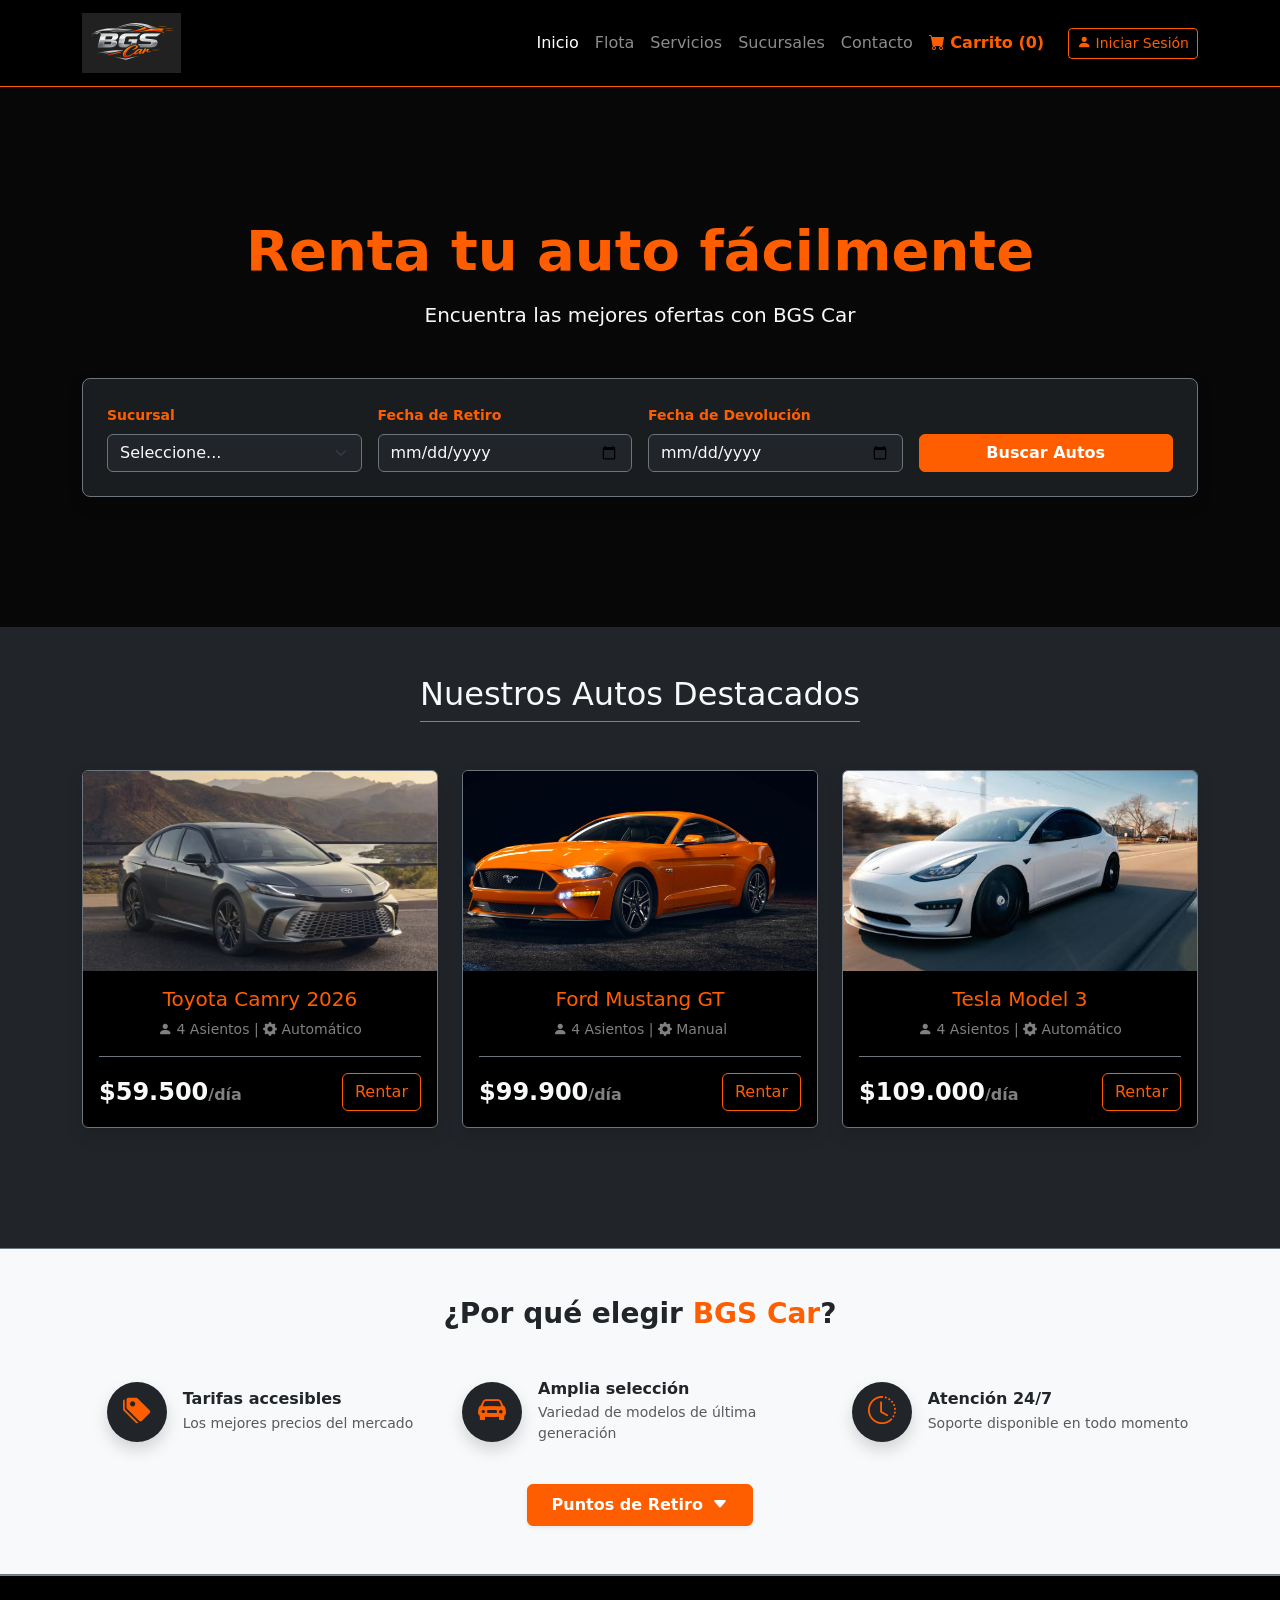
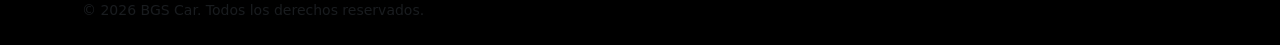
<file: index.html>
<!DOCTYPE html>
<html lang="es">
<head>
    <meta charset="UTF-8">
    <meta name="viewport" content="width=device-width, initial-scale=1.0">
    <title>BGS Car - Renta tu auto fácilmente</title>
    
    <link href="https://cdn.jsdelivr.net/npm/bootstrap@5.3.3/dist/css/bootstrap.min.css" rel="stylesheet">
    <link rel="stylesheet" href="https://cdn.jsdelivr.net/npm/bootstrap-icons@1.11.3/font/bootstrap-icons.min.css">
    <link rel="stylesheet" href="css/style.css">
</head>

<body class="bg-dark text-light"> 

    <nav class="navbar navbar-expand-lg navbar-dark bg-black border-bottom border-bgs">
        <div class="container">
            <a class="navbar-brand" href="index.html">
                <img src="assets/img/bgscar.png" alt="Logo BGS Car" class="logo-bgs">
            </a>
            <button class="navbar-toggler" type="button" data-bs-toggle="collapse" data-bs-target="#navbarNav">
                <span class="navbar-toggler-icon"></span>
            </button>
            
            <div class="collapse navbar-collapse" id="navbarNav">
                <ul class="navbar-nav ms-auto align-items-center">
                    <li class="nav-item"><a class="nav-link active" href="index.html">Inicio</a></li>
                    <li class="nav-item"><a class="nav-link" href="flota.html">Flota</a></li>
                    <li class="nav-item"><a class="nav-link" href="servicios.html">Servicios</a></li>
                    <li class="nav-item"><a class="nav-link" href="sucursales.html">Sucursales</a></li>
                    <li class="nav-item"><a class="nav-link" href="contacto.html">Contacto</a></li>
                    <li class="nav-item align-self-center">
                        <a class="nav-link text-bgs fw-bold" href="carrito.html">
                            <i class="bi bi-cart-fill"></i> Carrito (<span id="contador-carrito">0</span>)
                        </a>
                    </li>
                    <li class="nav-item ms-3">
                        <a id="enlace-login" href="login.html" class="btn btn-outline-bgs btn-sm">
                            <i class="bi bi-person-fill"></i> Iniciar Sesión
                        </a>
                    </li>
                </ul>
            </div>
        </div>
    </nav>
    
    <main>
        <section class="hero-section text-center py-5 d-flex flex-column justify-content-center align-items-center" style="min-height: 60vh; background: linear-gradient(rgba(0,0,0,0.8), rgba(0,0,0,0.8)), url('https://images.unsplash.com/photo-1449965408869-eaa3f722e40d?q=80&w=2000') center/cover;">
            <h1 class="display-4 fw-bold text-bgs mb-3">Renta tu auto fácilmente</h1>
            <p class="lead mb-5">Encuentra las mejores ofertas con BGS Car</p>

            <div class="container">
                <form id="busqueda-form" class="bg-dark bg-opacity-75 p-4 rounded-3 border border-secondary shadow">
                    <div class="row g-3 align-items-end justify-content-center">
                        <div class="col-md-3 text-start">
                            <label for="sucursal" class="form-label text-bgs small fw-bold">Sucursal</label>
                            <select class="form-select bg-dark text-light border-secondary" id="sucursal" required>
                                <option value="">Seleccione...</option>
                                <option value="santiago">Santiago</option>
                                <option value="valparaiso">Valparaíso</option>
                                <option value="concepcion">Concepción</option>
                            </select>
                        </div>
                        <div class="col-md-3 text-start">
                            <label for="fecha-retiro" class="form-label text-bgs small fw-bold">Fecha de Retiro</label>
                            <input type="date" class="form-control bg-dark text-light border-secondary" id="fecha-retiro" required>
                        </div>
                        <div class="col-md-3 text-start">
                            <label for="fecha-devolucion" class="form-label text-bgs small fw-bold">Fecha de Devolución</label>
                            <input type="date" class="form-control bg-dark text-light border-secondary" id="fecha-devolucion" required>
                        </div>
                        <div class="col-md-3">
                            <button type="submit" class="btn btn-bgs w-100 fw-bold">Buscar Autos</button>
                        </div>
                    </div>
                </form>
            </div>
        </section>

    <section class="py-5 bg-dark">
        <div class="container text-center">
            <h2 class="text-center mb-5 border-bottom border-bgs pb-2 d-inline-block">Nuestros Autos Destacados</h2>
            <div class="row g-4" id="contenedor-destacados"></div>
        </div>
    </section>

    <section class="bg-light text-dark py-5 border-top border-bottom border-secondary mt-5">
        <div class="container text-center">
            <h3 class="fw-bold mb-5">¿Por qué elegir <span class="text-bgs">BGS Car</span>?</h3>
            
            <div class="row g-4 align-items-center justify-content-center mb-4">
                <div class="col-md-4">
                    <div class="d-flex align-items-center justify-content-center">
                        <div class="bg-dark text-bgs rounded-circle p-3 me-3 d-flex align-items-center justify-content-center shadow" style="width: 60px; height: 60px; min-width: 60px;">
                            <i class="bi bi-tags-fill fs-3"></i>
                        </div>
                        <div class="text-start">
                            <h6 class="fw-bold mb-1 text-dark">Tarifas accesibles</h6>
                            <p class="small text-muted mb-0">Los mejores precios del mercado</p>
                        </div>
                    </div>
                </div>

                <div class="col-md-4">
                    <div class="d-flex align-items-center justify-content-center">
                        <div class="bg-dark text-bgs rounded-circle p-3 me-3 d-flex align-items-center justify-content-center shadow" style="width: 60px; height: 60px; min-width: 60px;">
                            <i class="bi bi-car-front-fill fs-3"></i>
                        </div>
                        <div class="text-start">
                            <h6 class="fw-bold mb-1 text-dark">Amplia selección</h6>
                            <p class="small text-muted mb-0">Variedad de modelos de última generación</p>
                        </div>
                    </div>
                </div>

                <div class="col-md-4">
                    <div class="d-flex align-items-center justify-content-center">
                        <div class="bg-dark text-bgs rounded-circle p-3 me-3 d-flex align-items-center justify-content-center shadow" style="width: 60px; height: 60px; min-width: 60px;">
                            <i class="bi bi-clock-history fs-3"></i>
                        </div>
                        <div class="text-start">
                            <h6 class="fw-bold mb-1 text-dark">Atención 24/7</h6>
                            <p class="small text-muted mb-0">Soporte disponible en todo momento</p>
                        </div>
                    </div>
                </div>
            </div>

            <div class="pt-3">
                <a href="sucursales.html" class="btn btn-bgs fw-bold px-4 py-2 shadow-sm">
                    Puntos de Retiro <i class="bi bi-caret-down-fill ms-1"></i>
                </a>
            </div>
        </div>
    </section>

    </main>

    <footer class="bg-black py-4 border-top border-bgs mt-auto">
        <div class="container text-center text-md-start">
            <p class="small text-muted mb-0">&copy; 2026 BGS Car. Todos los derechos reservados.</p>
        </div>
    </footer>

    <script src="https://cdn.jsdelivr.net/npm/bootstrap@5.3.3/dist/js/bootstrap.bundle.min.js"></script>
    <script src="js/carrito.js"></script>
    <script src="js/inicio.js"></script>
</body>
</html>
</file>
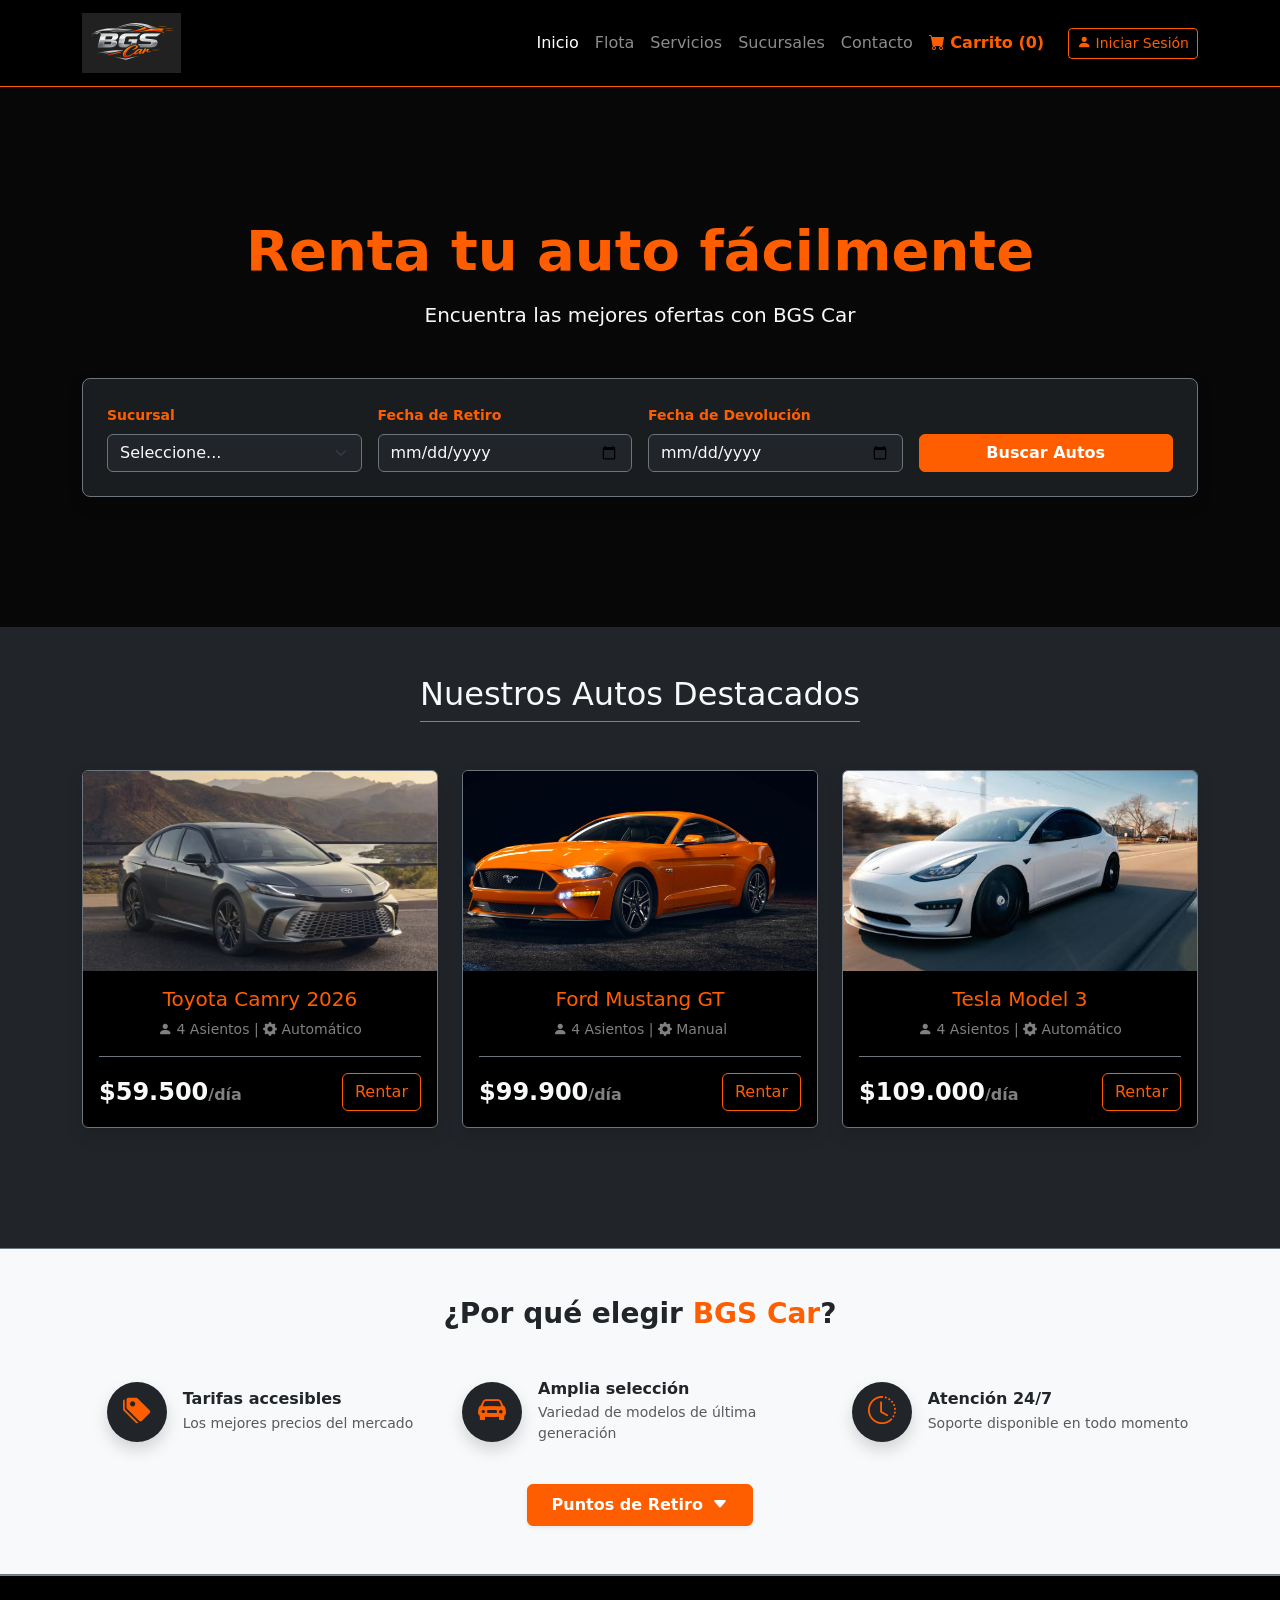
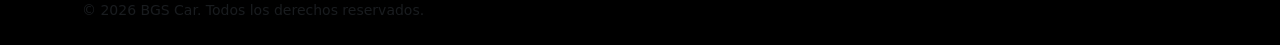
<file: admin.html>
<!DOCTYPE html>
<html lang="es">
<head>
    <meta charset="UTF-8">
    <meta name="viewport" content="width=device-width, initial-scale=1.0">
    <title>Panel de Administración - BGS Car</title>
    <link href="https://cdn.jsdelivr.net/npm/bootstrap@5.3.3/dist/css/bootstrap.min.css" rel="stylesheet">
    <link rel="stylesheet" href="https://cdn.jsdelivr.net/npm/bootstrap-icons@1.11.3/font/bootstrap-icons.min.css">
    <link rel="stylesheet" href="css/style.css">
</head>
<body class="bg-dark text-light d-flex flex-column min-vh-100">

    <nav class="navbar navbar-dark bg-black border-bottom border-danger">
        <div class="container-fluid px-4">
            <a class="navbar-brand text-danger fw-bold" href="index.html">
                <i class="bi bi-shield-lock-fill"></i> ADMIN BGS Car
            </a>
            <div>
                <span class="text-white-50 me-3">Panel de Control</span>
                <a href="index.html" class="btn btn-outline-light btn-sm">Ir al Sitio</a>
            </div>
        </div>
    </nav>

    <main class="container-fluid py-4 flex-grow-1 px-4">
        <div class="row">
            <div class="col-md-4 mb-4">
                <div class="card bg-black border-secondary">
                    <div class="card-header border-secondary text-bgs fw-bold">
                        Añadir Nuevo Vehículo
                    </div>
                    <div class="card-body">
                        <form id="form-admin">
                            <div class="mb-3">
                                <label class="form-label small text-white-50">Marca</label>
                                <input type="text" id="admin-marca" class="form-control form-control-sm bg-dark text-light border-secondary">
                            </div>
                            <div class="mb-3">
                                <label class="form-label small text-white-50">Modelo</label>
                                <input type="text" id="admin-modelo" class="form-control form-control-sm bg-dark text-light border-secondary">
                            </div>
                            <div class="row mb-3">
                                <div class="col-6">
                                    <label class="form-label small text-white-50">Categoría</label>
                                    <select id="admin-categoria" class="form-select form-select-sm bg-dark text-light border-secondary">
                                        <option value="sedan">Sedán</option>
                                        <option value="suv">SUV</option>
                                        <option value="deportivo">Deportivo</option>
                                        <option value="camioneta">Camioneta</option>
                                    </select>
                                </div>
                                <div class="col-6">
                                    <label class="form-label small text-white-50">Transmisión</label>
                                    <select id="admin-transmision" class="form-select form-select-sm bg-dark text-light border-secondary">
                                        <option value="Automático">Automático</option>
                                        <option value="Manual">Manual</option>
                                    </select>
                                </div>
                            </div>
                            <div class="mb-3">
                                <label class="form-label small text-white-50">Precio por Día (CLP)</label>
                                <input type="number" id="admin-precio" class="form-control form-control-sm bg-dark text-light border-secondary">
                            </div>
                            <div class="mb-4">
                                <label class="form-label small text-white-50">URL de la Imagen</label>
                                <input type="text" id="admin-imagen" class="form-control form-control-sm bg-dark text-light border-secondary" placeholder="https://ejemplo.com/auto.jpg">
                            </div>
                            <button type="button" id="btn-guardar-auto" class="btn btn-success w-100 btn-sm">Guardar Vehículo</button>
                        </form>
                    </div>
                </div>
            </div>

            <div class="col-md-8">
                <div class="card bg-black border-secondary h-100">
                    <div class="card-header border-secondary text-bgs fw-bold d-flex justify-content-between align-items-center">
                        Flota Actual
                        <span class="badge bg-secondary" id="total-autos">0 vehículos</span>
                    </div>
                    <div class="card-body p-0 table-responsive">
                        <table class="table table-dark table-hover mb-0">
                            <thead>
                                <tr>
                                    <th>ID</th>
                                    <th>Vehículo</th>
                                    <th>Categoría</th>
                                    <th>Precio</th>
                                    <th class="text-end">Acciones</th>
                                </tr>
                            </thead>
                            <tbody id="tabla-admin">
                            </tbody>
                        </table>
                    </div>
                </div>
            </div>
        </div>
    </main>

    <script src="js/admin.js"></script>
</body>
</html>
</file>
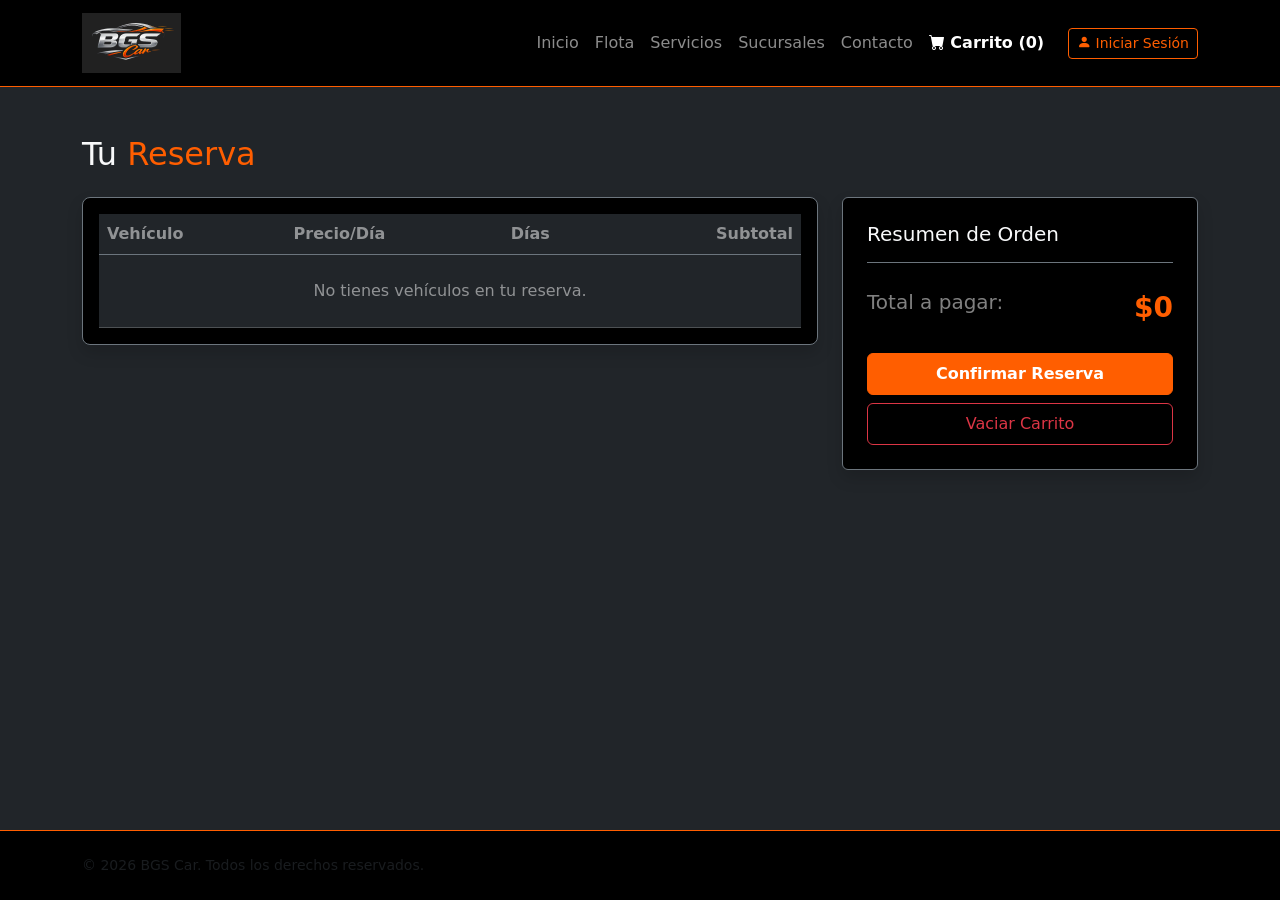
<file: carrito.html>
<!DOCTYPE html>
<html lang="es">
<head>
    <meta charset="UTF-8">
    <meta name="viewport" content="width=device-width, initial-scale=1.0">
    <title>Mi Reserva - BGS Car</title>

    <link href="https://cdn.jsdelivr.net/npm/bootstrap@5.3.3/dist/css/bootstrap.min.css" rel="stylesheet">
    <link rel="stylesheet" href="https://cdn.jsdelivr.net/npm/bootstrap-icons@1.11.3/font/bootstrap-icons.min.css">
    <link rel="stylesheet" href="css/style.css">
</head>

<body class="bg-dark text-light d-flex flex-column min-vh-100">


    <nav class="navbar navbar-expand-lg navbar-dark bg-black border-bottom border-bgs">
        <div class="container">
            <a class="navbar-brand" href="index.html">
                <img src="assets/img/bgscar.png" alt="Logo BGS Car" class="logo-bgs">
            </a>
            <button class="navbar-toggler" type="button" data-bs-toggle="collapse" data-bs-target="#navbarNav">
                <span class="navbar-toggler-icon"></span>
            </button>
            <div class="collapse navbar-collapse" id="navbarNav">
                <ul class="navbar-nav ms-auto align-items-center">
                    <li class="nav-item"><a class="nav-link" href="index.html">Inicio</a></li>
                    <li class="nav-item"><a class="nav-link" href="flota.html">Flota</a></li>
                    <li class="nav-item"><a class="nav-link" href="servicios.html">Servicios</a></li>
                    <li class="nav-item"><a class="nav-link" href="sucursales.html">Sucursales</a></li>
                    <li class="nav-item"><a class="nav-link" href="contacto.html">Contacto</a></li>
                    <li class="nav-item align-self-center">

                        <a class="nav-link active text-bgs fw-bold" href="carrito.html">
                            <i class="bi bi-cart-fill"></i> Carrito (<span id="contador-carrito">0</span>)
                        </a>
                    </li>
                    <li class="nav-item ms-3">
                        <a id="enlace-login" href="login.html" class="btn btn-outline-bgs btn-sm">
                            <i class="bi bi-person-fill"></i> Iniciar Sesión
                        </a>
                    </li>
                </ul>
            </div>
        </div>
    </nav>

    <main class="container py-5 flex-grow-1">
        <h2 class="mb-4 text-light">Tu <span class="text-bgs">Reserva</span></h2>
        
        <div class="row">

            <div class="col-lg-8 mb-4">
                <div class="table-responsive bg-black p-3 rounded-3 border border-secondary shadow">
                    <table class="table table-dark table-hover align-middle mb-0">
                        <thead>
                            <tr class="border-secondary">
                                <th scope="col" class="text-white-50">Vehículo</th>
                                <th scope="col" class="text-white-50">Precio/Día</th>
                                <th scope="col" class="text-white-50">Días</th>
                                <th scope="col" class="text-white-50 text-end">Subtotal</th>
                            </tr>
                        </thead>
                        <tbody id="tabla-carrito">
                        </tbody>
                    </table>
                </div>
            </div>

            <div class="col-lg-4">
                <div class="card bg-black border-secondary shadow sticky-top" style="top: 20px;">
                    <div class="card-body p-4">
                        <h5 class="card-title text-light border-bottom border-secondary pb-3 mb-4">Resumen de Orden</h5>
                        
                        <div class="d-flex justify-content-between mb-4">
                            <span class="fs-5 text-white-50">Total a pagar:</span>
                            <span class="fs-3 fw-bold text-bgs" id="total-carrito">$0</span>
                        </div>

                        <button id="btn-confirmar" class="btn btn-bgs w-100 fw-bold py-2 mb-2">Confirmar Reserva</button>
                        <button id="btn-vaciar" class="btn btn-outline-danger w-100 py-2">Vaciar Carrito</button>
                    </div>
                </div>
            </div>
        </div>
    </main>

    <!-- Footer -->
    <footer class="bg-black py-4 border-top border-bgs mt-auto">
        <div class="container text-center text-md-start">
            <p class="small text-muted mb-0">&copy; 2026 BGS Car. Todos los derechos reservados.</p>
        </div>
    </footer>

    <script src="https://cdn.jsdelivr.net/npm/bootstrap@5.3.3/dist/js/bootstrap.bundle.min.js"></script>
    <script src="js/carrito.js"></script>
</body>
</html>
</file>
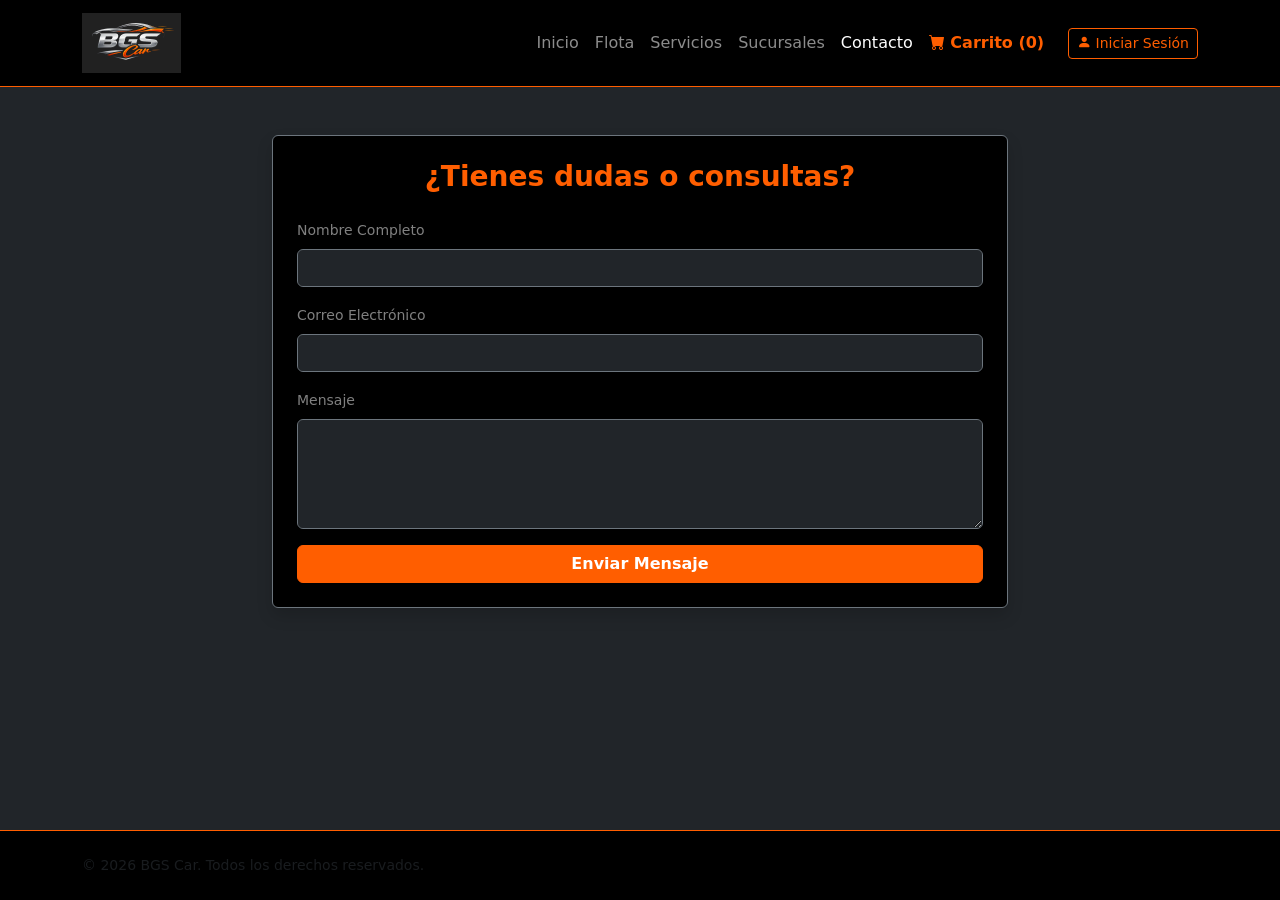
<file: contacto.html>
<!DOCTYPE html>
<html lang="es">
<head>
    <meta charset="UTF-8">
    <meta name="viewport" content="width=device-width, initial-scale=1.0">
    <title>Contacto - BGS Car</title>
    <link href="https://cdn.jsdelivr.net/npm/bootstrap@5.3.3/dist/css/bootstrap.min.css" rel="stylesheet">
    <link rel="stylesheet" href="https://cdn.jsdelivr.net/npm/bootstrap-icons@1.11.3/font/bootstrap-icons.min.css">
    <link rel="stylesheet" href="css/style.css">
</head>
<body class="bg-dark text-light d-flex flex-column min-vh-100">

    <nav class="navbar navbar-expand-lg navbar-dark bg-black border-bottom border-bgs">
        <div class="container">
            <a class="navbar-brand" href="index.html">
                <img src="assets/img/bgscar.png" alt="Logo BGS Car" class="logo-bgs">
            </a>
            <button class="navbar-toggler" type="button" data-bs-toggle="collapse" data-bs-target="#navbarNav">
                <span class="navbar-toggler-icon"></span>
            </button>
            <div class="collapse navbar-collapse" id="navbarNav">
                <ul class="navbar-nav ms-auto align-items-center">
                    <li class="nav-item"><a class="nav-link" href="index.html">Inicio</a></li>
                    <li class="nav-item"><a class="nav-link" href="flota.html">Flota</a></li>
                    <li class="nav-item"><a class="nav-link" href="servicios.html">Servicios</a></li>
                    <li class="nav-item"><a class="nav-link" href="sucursales.html">Sucursales</a></li>
                    <li class="nav-item"><a class="nav-link active" href="contacto.html">Contacto</a></li>
                    <li class="nav-item align-self-center">
                        <a class="nav-link text-bgs fw-bold" href="carrito.html">
                            <i class="bi bi-cart-fill"></i> Carrito (<span id="contador-carrito">0</span>)
                        </a>
                    </li>
                    <li class="nav-item ms-3">
                        <a id="enlace-login" href="login.html" class="btn btn-outline-bgs btn-sm">
                            <i class="bi bi-person-fill"></i> Iniciar Sesión
                        </a>
                    </li>
                </ul>
            </div>
        </div>
    </nav>

    <main class="container py-5 flex-grow-1">
        <div class="row justify-content-center">
            <div class="col-md-8">
                <div class="card bg-black border-secondary text-light p-4 shadow">
                    <h3 class="fw-bold text-bgs text-center mb-4">¿Tienes dudas o consultas?</h3>
                    <form onsubmit="event.preventDefault(); alert('¡Gracias por contactarnos! Te responderemos a la brevedad.'); this.reset();">
                        <div class="mb-3">
                            <label class="form-label text-white-50 small">Nombre Completo</label>
                            <input type="text" class="form-control bg-dark text-light border-secondary" required>
                        </div>
                        <div class="mb-3">
                            <label class="form-label text-white-50 small">Correo Electrónico</label>
                            <input type="email" class="form-control bg-dark text-light border-secondary" required>
                        </div>
                        <div class="mb-3">
                            <label class="form-label text-white-50 small">Mensaje</label>
                            <textarea class="form-control bg-dark text-light border-secondary" rows="4" required></textarea>
                        </div>
                        <button type="submit" class="btn btn-bgs w-100 fw-bold">Enviar Mensaje</button>
                    </form>
                </div>
            </div>
        </div>
    </main>

    <footer class="bg-black py-4 border-top border-bgs mt-auto">
        <div class="container text-center text-md-start">
            <p class="small text-muted mb-0">&copy; 2026 BGS Car. Todos los derechos reservados.</p>
        </div>
    </footer>

    <script src="https://cdn.jsdelivr.net/npm/bootstrap@5.3.3/dist/js/bootstrap.bundle.min.js"></script>
    <script src="js/carrito.js"></script>
</body>
</html>
</file>
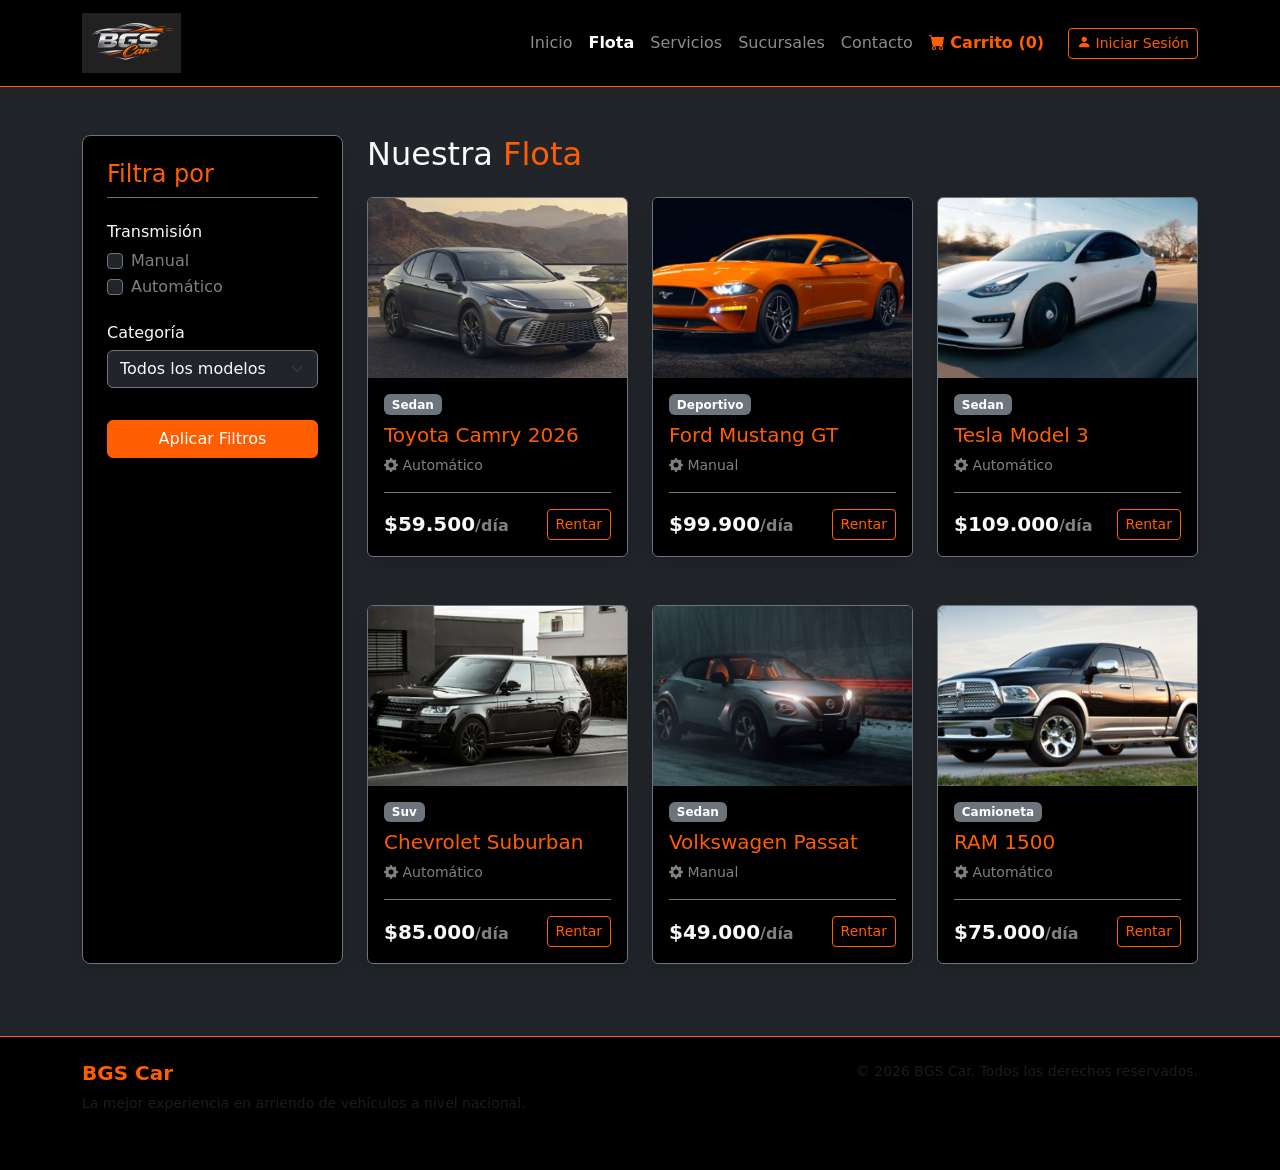
<file: flota.html>
<!DOCTYPE html>
<html lang="es">
<head>
    <meta charset="UTF-8">
    <meta name="viewport" content="width=device-width, initial-scale=1.0">
    <title>Nuestra Flota - BGS Car</title>
    <link href="https://cdn.jsdelivr.net/npm/bootstrap@5.3.3/dist/css/bootstrap.min.css" rel="stylesheet">
    <link rel="stylesheet" href="https://cdn.jsdelivr.net/npm/bootstrap-icons@1.11.3/font/bootstrap-icons.min.css">
    <link rel="stylesheet" href="css/style.css">
</head>

<body class="bg-dark text-light d-flex flex-column min-vh-100">

    <nav class="navbar navbar-expand-lg navbar-dark bg-black border-bottom border-bgs">
        <div class="container">
            <a class="navbar-brand" href="index.html">
                <img src="assets/img/bgscar.png" alt="Logo BGS Car" class="logo-bgs">
            </a>
            <button class="navbar-toggler" type="button" data-bs-toggle="collapse" data-bs-target="#navbarNav">
                <span class="navbar-toggler-icon"></span>
            </button>
            <div class="collapse navbar-collapse" id="navbarNav">
                <ul class="navbar-nav ms-auto align-items-center">
                    <li class="nav-item"><a class="nav-link" href="index.html">Inicio</a></li>
                    <li class="nav-item"><a class="nav-link active text-bgs fw-bold" href="flota.html">Flota</a></li>
                    <li class="nav-item"><a class="nav-link" href="servicios.html">Servicios</a></li>
                    <li class="nav-item"><a class="nav-link" href="sucursales.html">Sucursales</a></li>
                    <li class="nav-item"><a class="nav-link" href="contacto.html">Contacto</a></li>
                    <li class="nav-item align-self-center">
                        <a class="nav-link text-bgs fw-bold" href="carrito.html">
                            <i class="bi bi-cart-fill"></i> Carrito (<span id="contador-carrito">0</span>)
                        </a>
                    </li>
                    <li class="nav-item ms-3">
                        <a id="enlace-login" href="login.html" class="btn btn-outline-bgs btn-sm">
                            <i class="bi bi-person-fill"></i> Iniciar Sesión
                        </a>
                    </li>
                </ul>
            </div>
        </div>
    </nav>

    <main class="container py-5 flex-grow-1">
        <div class="row">
            <aside class="col-lg-3 mb-4">
                <div class="bg-black p-4 rounded-3 border border-secondary shadow h-100">
                    <h4 class="text-bgs mb-4 border-bottom border-secondary pb-2">Filtra por</h4>
                    
                    <div class="mb-4">
                        <h6 class="text-light">Transmisión</h6>
                        <div class="form-check">
                            <input class="form-check-input bg-dark border-secondary" type="checkbox" id="filtro-manual">
                            <label class="form-check-label text-white-50" for="filtro-manual">Manual</label>
                        </div>
                        <div class="form-check">
                            <input class="form-check-input bg-dark border-secondary" type="checkbox" id="filtro-automatico">
                            <label class="form-check-label text-white-50" for="filtro-automatico">Automático</label>
                        </div>
                    </div>

                    <div class="mb-4">
                        <h6 class="text-light">Categoría</h6>
                        <select id="filtro-categoria" class="form-select bg-dark text-light border-secondary">
                            <option value="todos">Todos los modelos</option>
                            <option value="sedan">Sedán</option>
                            <option value="suv">SUV</option>
                            <option value="deportivo">Deportivo</option>
                        </select>
                    </div>

                    <button id="btn-filtrar" class="btn btn-bgs w-100 mt-2">Aplicar Filtros</button>
                </div>
            </aside>

            <section class="col-lg-9">
                <h2 class="mb-4 text-light">Nuestra <span class="text-bgs">Flota</span></h2>
                
                <div class="row g-4" id="contenedor-flota">
                    
                </div>
            </section>
        </div>
    </main>

    <footer class="bg-black py-4 border-top border-bgs mt-auto">
        <div class="container text-center text-md-start">
            <div class="row">
                <div class="col-md-6 mb-3">
                    <h5 class="text-bgs fw-bold">BGS Car</h5>
                    <p class="small text-muted">La mejor experiencia en arriendo de vehículos a nivel nacional.</p>
                </div>
                <div class="col-md-6 text-md-end">
                    <p class="small text-muted mb-0">&copy; 2026 BGS Car. Todos los derechos reservados.</p>
                </div>
            </div>
        </div>
    </footer>

    <script src="https://cdn.jsdelivr.net/npm/bootstrap@5.3.3/dist/js/bootstrap.bundle.min.js"></script>
    <script src="js/carrito.js"></script>
    <script src="js/flota.js"></script>
</body>
</html>
</file>
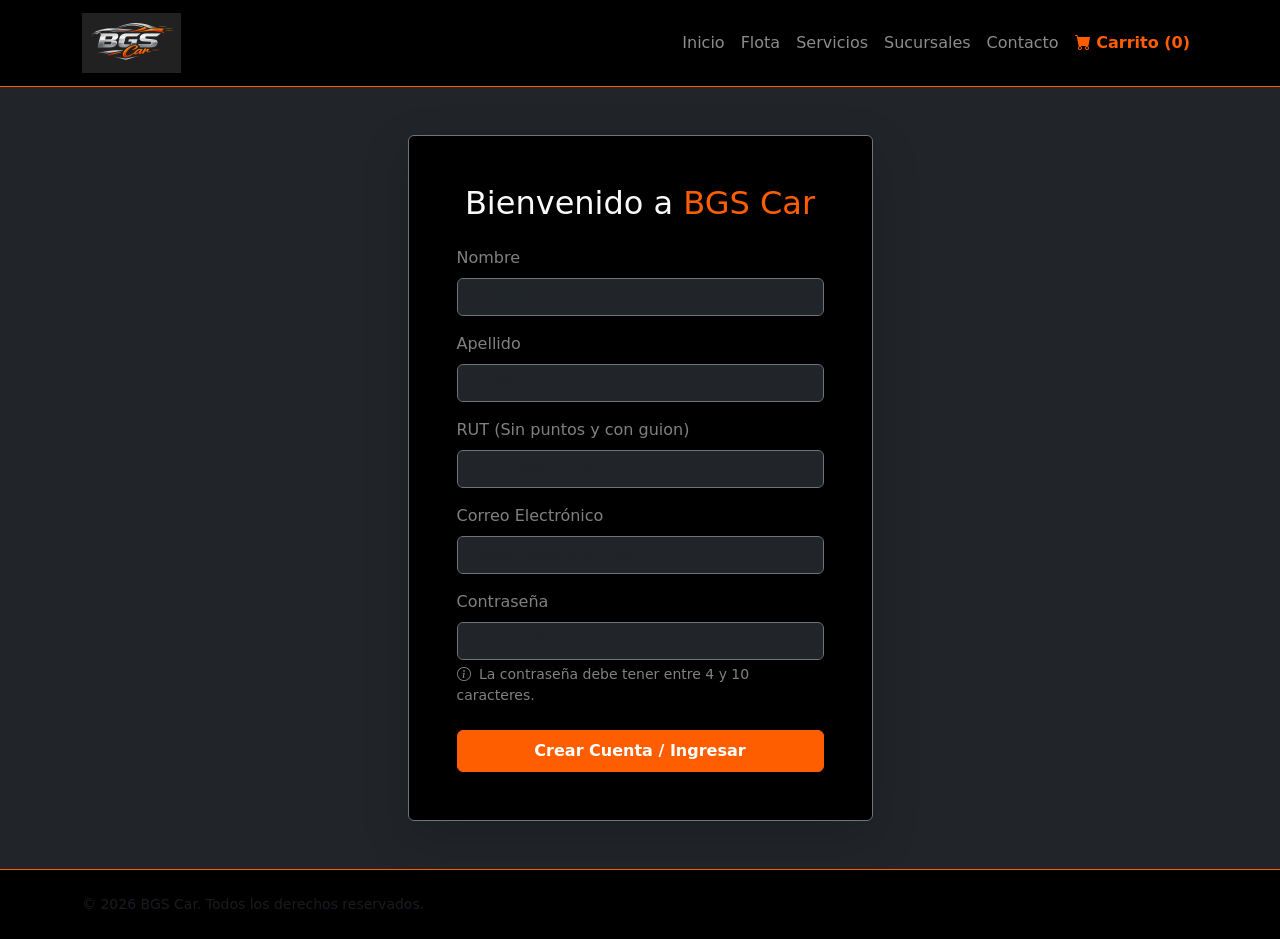
<file: login.html>
<!DOCTYPE html>
<html lang="es">
<head>
    <meta charset="UTF-8">
    <meta name="viewport" content="width=device-width, initial-scale=1.0">
    <title>Iniciar Sesión - BGS Car</title>
    <!-- Bootstrap y CSS -->
    <link href="https://cdn.jsdelivr.net/npm/bootstrap@5.3.3/dist/css/bootstrap.min.css" rel="stylesheet">
    <link rel="stylesheet" href="https://cdn.jsdelivr.net/npm/bootstrap-icons@1.11.3/font/bootstrap-icons.min.css">
    <link rel="stylesheet" href="css/style.css">
</head>

<body class="bg-dark text-light d-flex flex-column min-vh-100">

    <nav class="navbar navbar-expand-lg navbar-dark bg-black border-bottom border-bgs">
        <div class="container">
            <a class="navbar-brand" href="index.html">
                <img src="assets/img/bgscar.png" alt="Logo BGS Car" class="logo-bgs">
            </a>
            <button class="navbar-toggler" type="button" data-bs-toggle="collapse" data-bs-target="#navbarNav">
                <span class="navbar-toggler-icon"></span>
            </button>
            <div class="collapse navbar-collapse" id="navbarNav">
                <ul class="navbar-nav ms-auto align-items-center">
                    <li class="nav-item"><a class="nav-link" href="index.html">Inicio</a></li>
                    <li class="nav-item"><a class="nav-link" href="flota.html">Flota</a></li>
                    <li class="nav-item"><a class="nav-link" href="servicios.html">Servicios</a></li>
                    <li class="nav-item"><a class="nav-link" href="sucursales.html">Sucursales</a></li>
                    <li class="nav-item"><a class="nav-link" href="contacto.html">Contacto</a></li>
                    <li class="nav-item align-self-center">
                        <a class="nav-link text-bgs fw-bold" href="carrito.html">
                            <i class="bi bi-cart-fill"></i> Carrito (<span id="contador-carrito">0</span>)
                        </a>
                    </li>
                </ul>
            </div>
        </div>
    </nav>

    <main class="container py-5 flex-grow-1 d-flex justify-content-center align-items-center">
        <div class="col-md-6 col-lg-5">
            <div class="card bg-black border-secondary shadow-lg">
                <div class="card-body p-5">
                    <h2 class="text-center mb-4 text-light">Bienvenido a <span class="text-bgs">BGS Car</span></h2>

                    <form id="formulario-login">
                        <div class="mb-3">
                            <label for="nombre" class="form-label text-white-50">Nombre</label>
                            <input type="text" class="form-control bg-dark text-light border-secondary" id="nombre" placeholder="Ej: Juan">
                        </div>

                        <div class="mb-3">
                            <label for="apellido" class="form-label text-white-50">Apellido</label>
                            <input type="text" class="form-control bg-dark text-light border-secondary" id="apellido" placeholder="Ej: Pérez">
                        </div>

                        <div class="mb-3">
                            <label for="rut" class="form-label text-white-50">RUT (Sin puntos y con guion)</label>
                            <input type="text" class="form-control bg-dark text-light border-secondary" id="rut" placeholder="Ej: 12345678-9">
                        </div>

                        <div class="mb-3">
                            <label for="correo" class="form-label text-white-50">Correo Electrónico</label>
                            <input type="email" class="form-control bg-dark text-light border-secondary" id="correo" placeholder="nombre@correo.com">
                        </div>

                        <div class="mb-4">
                            <label for="password" class="form-label text-white-50">Contraseña</label>
                            <input type="password" id="password" class="form-control bg-dark text-light border-secondary" placeholder="Ej: 123456">
                            <div class="form-text text-white-50 small mt-1">
                                <i class="bi bi-info-circle me-1"></i> La contraseña debe tener entre 4 y 10 caracteres.
                            </div>
                        </div>

                        <button type="button" id="btn-login" class="btn btn-bgs w-100 fw-bold py-2">Crear Cuenta / Ingresar</button>
                    </form>
                    
                </div>
            </div>
        </div>
    </main>

    <footer class="bg-black py-4 border-top border-bgs mt-auto">
        <div class="container text-center text-md-start">
            <p class="small text-muted mb-0">&copy; 2026 BGS Car. Todos los derechos reservados.</p>
        </div>
    </footer>

    <script src="https://cdn.jsdelivr.net/npm/bootstrap@5.3.3/dist/js/bootstrap.bundle.min.js"></script>
    <script src="js/carrito.js"></script>
    <script src="js/login.js"></script>
</body>
</html>
</file>
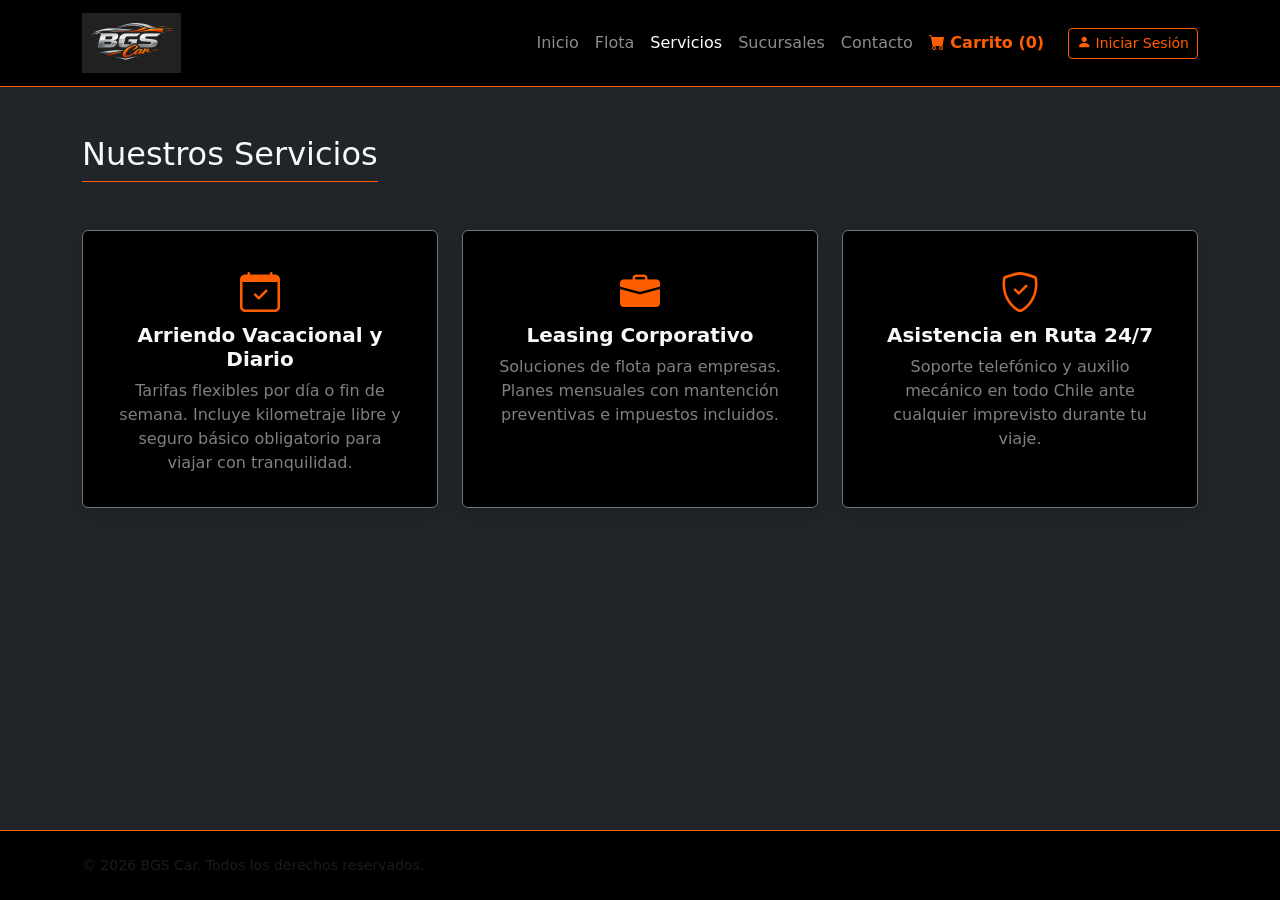
<file: servicios.html>
<!DOCTYPE html>
<html lang="es">
<head>
    <meta charset="UTF-8">
    <meta name="viewport" content="width=device-width, initial-scale=1.0">
    <title>Servicios - BGS Car</title>
    <link href="https://cdn.jsdelivr.net/npm/bootstrap@5.3.3/dist/css/bootstrap.min.css" rel="stylesheet">
    <link rel="stylesheet" href="https://cdn.jsdelivr.net/npm/bootstrap-icons@1.11.3/font/bootstrap-icons.min.css">
    <link rel="stylesheet" href="css/style.css">
</head>
<body class="bg-dark text-light d-flex flex-column min-vh-100">

    <nav class="navbar navbar-expand-lg navbar-dark bg-black border-bottom border-bgs">
        <div class="container">
            <a class="navbar-brand" href="index.html">
                <img src="assets/img/bgscar.png" alt="Logo BGS Car" class="logo-bgs">
            </a>
            <button class="navbar-toggler" type="button" data-bs-toggle="collapse" data-bs-target="#navbarNav">
                <span class="navbar-toggler-icon"></span>
            </button>
            <div class="collapse navbar-collapse" id="navbarNav">
                <ul class="navbar-nav ms-auto align-items-center">
                    <li class="nav-item"><a class="nav-link" href="index.html">Inicio</a></li>
                    <li class="nav-item"><a class="nav-link" href="flota.html">Flota</a></li>
                    <li class="nav-item"><a class="nav-link active" href="servicios.html">Servicios</a></li>
                    <li class="nav-item"><a class="nav-link" href="sucursales.html">Sucursales</a></li>
                    <li class="nav-item"><a class="nav-link" href="contacto.html">Contacto</a></li>
                    <li class="nav-item align-self-center">
                        <a class="nav-link text-bgs fw-bold" href="carrito.html">
                            <i class="bi bi-cart-fill"></i> Carrito (<span id="contador-carrito">0</span>)
                        </a>
                    </li>
                    <li class="nav-item ms-3">
                        <a id="enlace-login" href="login.html" class="btn btn-outline-bgs btn-sm">
                            <i class="bi bi-person-fill"></i> Iniciar Sesión
                        </a>
                    </li>
                </ul>
            </div>
        </div>
    </nav>

    <main class="container py-5 flex-grow-1">
        <h2 class="text-center mb-5 border-bottom border-bgs pb-2 d-inline-block">Nuestros Servicios</h2>

        <div class="row g-4">
            <div class="col-md-4">
                <div class="card bg-black border-secondary text-light h-100 p-3 text-center shadow">
                    <div class="card-body">
                        <i class="bi bi-calendar-check text-bgs fs-1 mb-3"></i>
                        <h5 class="card-title fw-bold">Arriendo Vacacional y Diario</h5>
                        <p class="card-text text-white-50">Tarifas flexibles por día o fin de semana. Incluye kilometraje libre y seguro básico obligatorio para viajar con tranquilidad.</p>
                    </div>
                </div>
            </div>

            <div class="col-md-4">
                <div class="card bg-black border-secondary text-light h-100 p-3 text-center shadow">
                    <div class="card-body">
                        <i class="bi bi-briefcase-fill text-bgs fs-1 mb-3"></i>
                        <h5 class="card-title fw-bold">Leasing Corporativo</h5>
                        <p class="card-text text-white-50">Soluciones de flota para empresas. Planes mensuales con mantención preventivas e impuestos incluidos.</p>
                    </div>
                </div>
            </div>

            <div class="col-md-4">
                <div class="card bg-black border-secondary text-light h-100 p-3 text-center shadow">
                    <div class="card-body">
                        <i class="bi bi-shield-check text-bgs fs-1 mb-3"></i>
                        <h5 class="card-title fw-bold">Asistencia en Ruta 24/7</h5>
                        <p class="card-text text-white-50">Soporte telefónico y auxilio mecánico en todo Chile ante cualquier imprevisto durante tu viaje.</p>
                    </div>
                </div>
            </div>
        </div>
    </main>

    <footer class="bg-black py-4 border-top border-bgs mt-auto">
        <div class="container text-center text-md-start">
            <p class="small text-muted mb-0">&copy; 2026 BGS Car. Todos los derechos reservados.</p>
        </div>
    </footer>

    <script src="https://cdn.jsdelivr.net/npm/bootstrap@5.3.3/dist/js/bootstrap.bundle.min.js"></script>
    <script src="js/carrito.js"></script>
</body>
</html>
</file>
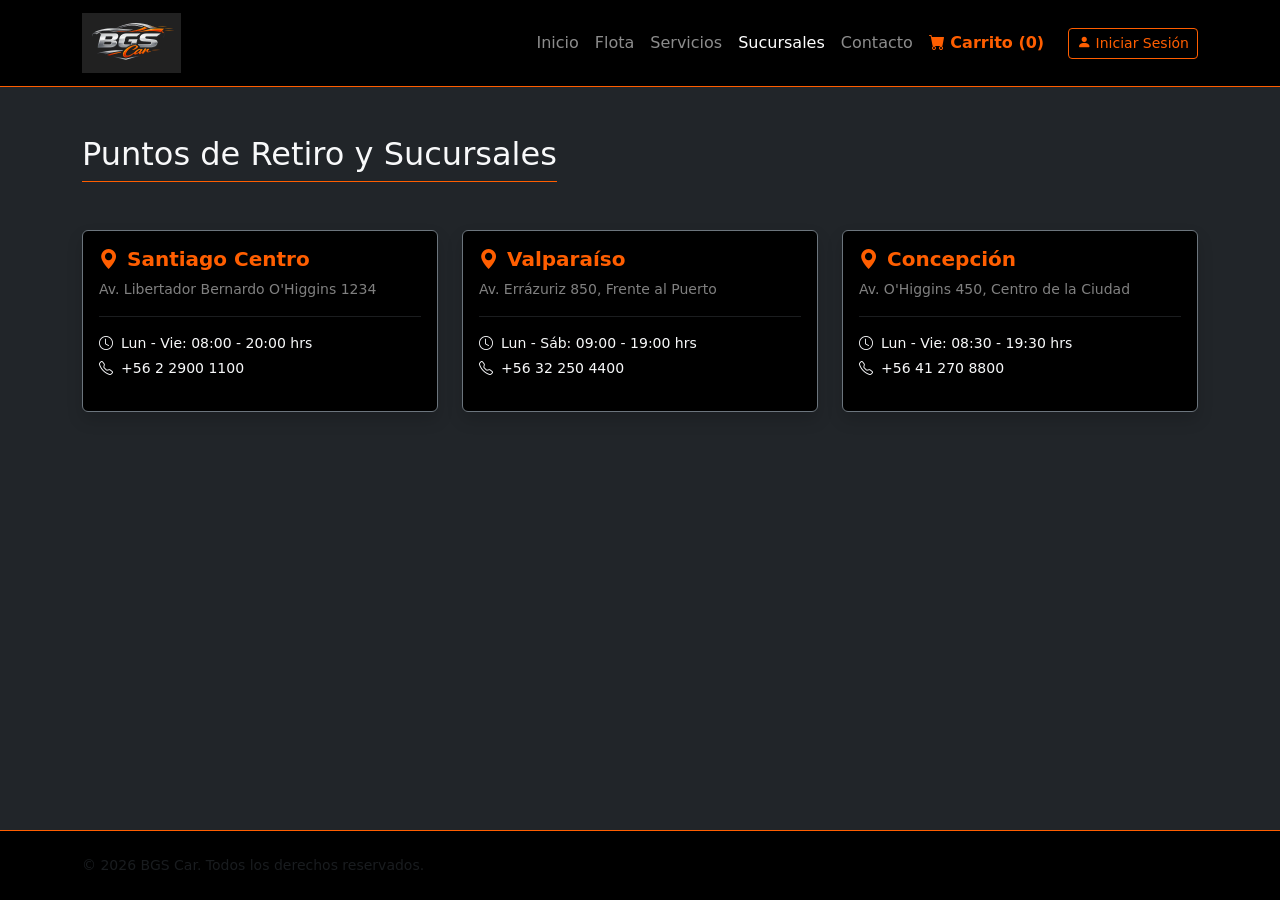
<file: sucursales.html>
<!DOCTYPE html>
<html lang="es">
<head>
    <meta charset="UTF-8">
    <meta name="viewport" content="width=device-width, initial-scale=1.0">
    <title>Sucursales - BGS Car</title>
    <link href="https://cdn.jsdelivr.net/npm/bootstrap@5.3.3/dist/css/bootstrap.min.css" rel="stylesheet">
    <link rel="stylesheet" href="https://cdn.jsdelivr.net/npm/bootstrap-icons@1.11.3/font/bootstrap-icons.min.css">
    <link rel="stylesheet" href="css/style.css">
</head>
<body class="bg-dark text-light d-flex flex-column min-vh-100">

    <nav class="navbar navbar-expand-lg navbar-dark bg-black border-bottom border-bgs">
        <div class="container">
            <a class="navbar-brand" href="index.html">
                <img src="assets/img/bgscar.png" alt="Logo BGS Car" class="logo-bgs">
            </a>
            <button class="navbar-toggler" type="button" data-bs-toggle="collapse" data-bs-target="#navbarNav">
                <span class="navbar-toggler-icon"></span>
            </button>
            <div class="collapse navbar-collapse" id="navbarNav">
                <ul class="navbar-nav ms-auto align-items-center">
                    <li class="nav-item"><a class="nav-link" href="index.html">Inicio</a></li>
                    <li class="nav-item"><a class="nav-link" href="flota.html">Flota</a></li>
                    <li class="nav-item"><a class="nav-link" href="servicios.html">Servicios</a></li>
                    <li class="nav-item"><a class="nav-link active" href="sucursales.html">Sucursales</a></li>
                    <li class="nav-item"><a class="nav-link" href="contacto.html">Contacto</a></li>
                    <li class="nav-item align-self-center">
                        <a class="nav-link text-bgs fw-bold" href="carrito.html">
                            <i class="bi bi-cart-fill"></i> Carrito (<span id="contador-carrito">0</span>)
                        </a>
                    </li>
                    <li class="nav-item ms-3">
                        <a id="enlace-login" href="login.html" class="btn btn-outline-bgs btn-sm">
                            <i class="bi bi-person-fill"></i> Iniciar Sesión
                        </a>
                    </li>
                </ul>
            </div>
        </div>
    </nav>

    <main class="container py-5 flex-grow-1">
        <h2 class="text-center mb-5 border-bottom border-bgs pb-2 d-inline-block">Puntos de Retiro y Sucursales</h2>

        <div class="row g-4">
            <div class="col-md-4">
                <div class="card bg-black border-secondary text-light h-100 shadow">
                    <div class="card-body">
                        <h5 class="card-title fw-bold text-bgs"><i class="bi bi-geo-alt-fill me-2"></i>Santiago Centro</h5>
                        <p class="small text-white-50 mb-2">Av. Libertador Bernardo O'Higgins 1234</p>
                        <hr class="border-secondary">
                        <p class="mb-1 small"><i class="bi bi-clock me-2"></i>Lun - Vie: 08:00 - 20:00 hrs</p>
                        <p class="small"><i class="bi bi-telephone me-2"></i>+56 2 2900 1100</p>
                    </div>
                </div>
            </div>

            <div class="col-md-4">
                <div class="card bg-black border-secondary text-light h-100 shadow">
                    <div class="card-body">
                        <h5 class="card-title fw-bold text-bgs"><i class="bi bi-geo-alt-fill me-2"></i>Valparaíso</h5>
                        <p class="small text-white-50 mb-2">Av. Errázuriz 850, Frente al Puerto</p>
                        <hr class="border-secondary">
                        <p class="mb-1 small"><i class="bi bi-clock me-2"></i>Lun - Sáb: 09:00 - 19:00 hrs</p>
                        <p class="small"><i class="bi bi-telephone me-2"></i>+56 32 250 4400</p>
                    </div>
                </div>
            </div>

            <div class="col-md-4">
                <div class="card bg-black border-secondary text-light h-100 shadow">
                    <div class="card-body">
                        <h5 class="card-title fw-bold text-bgs"><i class="bi bi-geo-alt-fill me-2"></i>Concepción</h5>
                        <p class="small text-white-50 mb-2">Av. O'Higgins 450, Centro de la Ciudad</p>
                        <hr class="border-secondary">
                        <p class="mb-1 small"><i class="bi bi-clock me-2"></i>Lun - Vie: 08:30 - 19:30 hrs</p>
                        <p class="small"><i class="bi bi-telephone me-2"></i>+56 41 270 8800</p>
                    </div>
                </div>
            </div>
        </div>
    </main>

    <footer class="bg-black py-4 border-top border-bgs mt-auto">
        <div class="container text-center text-md-start">
            <p class="small text-muted mb-0">&copy; 2026 BGS Car. Todos los derechos reservados.</p>
        </div>
    </footer>

    <script src="https://cdn.jsdelivr.net/npm/bootstrap@5.3.3/dist/js/bootstrap.bundle.min.js"></script>
    <script src="js/carrito.js"></script>
</body>
</html>
</file>
<file: css/style.css>
/* Variables de colores corporativos BGS Car */
:root {
    --bg-dark: #1a1a1a;
    --bgs-orange: #ff5e00;
    --bgs-orange-hover: #cc4b00;
}

/* ==========================================================
   CLASES PERSONALIZADAS BGS CAR (Código Limpio)
   ========================================================== */

/* Textos y Bordes */
.text-bgs {
    color: var(--bgs-orange);
}

.border-bgs {
    border-color: var(--bgs-orange) !important; /* Mantenemos este solo si el borde de Bootstrap es muy terco */
}

/* Botón Sólido Principal */
.btn-bgs {
    background-color: var(--bgs-orange);
    border-color: var(--bgs-orange);
    color: white;
}

.btn-bgs:hover {
    background-color: var(--bgs-orange-hover);
    border-color: var(--bgs-orange-hover);
    color: white;
}

/* Botón con Borde (Outline) */
.btn-outline-bgs {
    color: var(--bgs-orange);
    border: 1px solid var(--bgs-orange);
    background-color: transparent;
}

.btn-outline-bgs:hover {
    background-color: var(--bgs-orange);
    color: white;
}

/* Tamaño del logo en la barra de navegación */
.logo-bgs {
    height: 60px; /* Puedes subir o bajar este número según cómo se vea tu imagen */
    width: auto;
    object-fit: contain;
}
</file>
